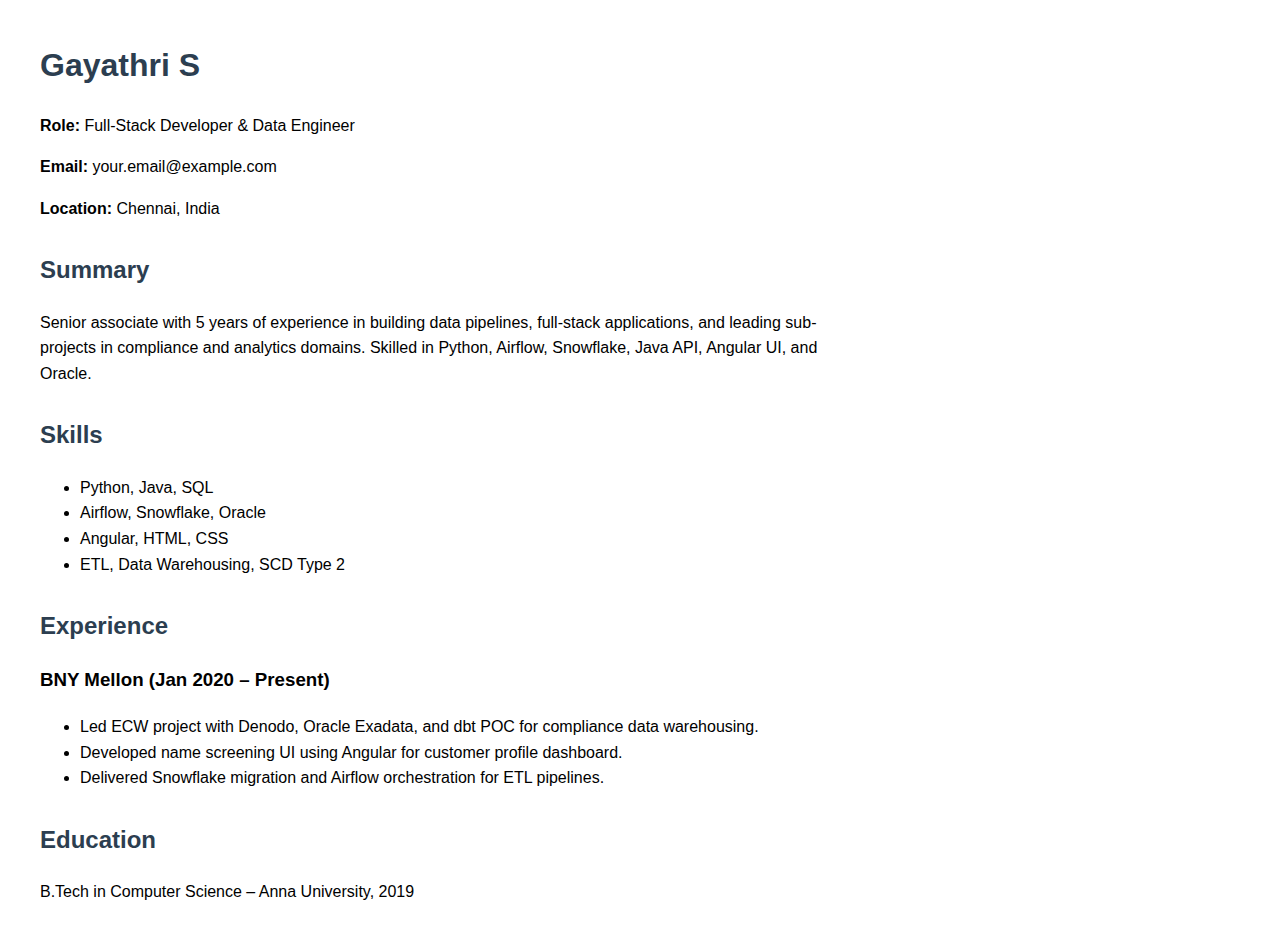
<file: index.html>
<!DOCTYPE html>
<html lang="en">
<head>
  <meta charset="UTF-8" />
  <meta name="viewport" content="width=device-width, initial-scale=1.0"/>
  <title>Gayathri S – Resume</title>
  <style>
    body { font-family: Arial, sans-serif; margin: 40px; line-height: 1.6; max-width: 800px; }
    h1, h2 { color: #2c3e50; }
    .section { margin-top: 30px; }
  </style>
</head>
<body>
  <h1>Gayathri S</h1>
  <p><strong>Role:</strong> Full-Stack Developer & Data Engineer</p>
  <p><strong>Email:</strong> your.email@example.com</p>
  <p><strong>Location:</strong> Chennai, India</p>

  <div class="section">
    <h2>Summary</h2>
    <p>Senior associate with 5 years of experience in building data pipelines, full-stack applications, and leading sub-projects in compliance and analytics domains. Skilled in Python, Airflow, Snowflake, Java API, Angular UI, and Oracle.</p>
  </div>

  <div class="section">
    <h2>Skills</h2>
    <ul>
      <li>Python, Java, SQL</li>
      <li>Airflow, Snowflake, Oracle</li>
      <li>Angular, HTML, CSS</li>
      <li>ETL, Data Warehousing, SCD Type 2</li>
    </ul>
  </div>

  <div class="section">
    <h2>Experience</h2>
    <h3>BNY Mellon (Jan 2020 – Present)</h3>
    <ul>
      <li>Led ECW project with Denodo, Oracle Exadata, and dbt POC for compliance data warehousing.</li>
      <li>Developed name screening UI using Angular for customer profile dashboard.</li>
      <li>Delivered Snowflake migration and Airflow orchestration for ETL pipelines.</li>
    </ul>
  </div>

  <div class="section">
    <h2>Education</h2>
    <p>B.Tech in Computer Science – Anna University, 2019</p>
  </div>
</body>
</html>
</file>
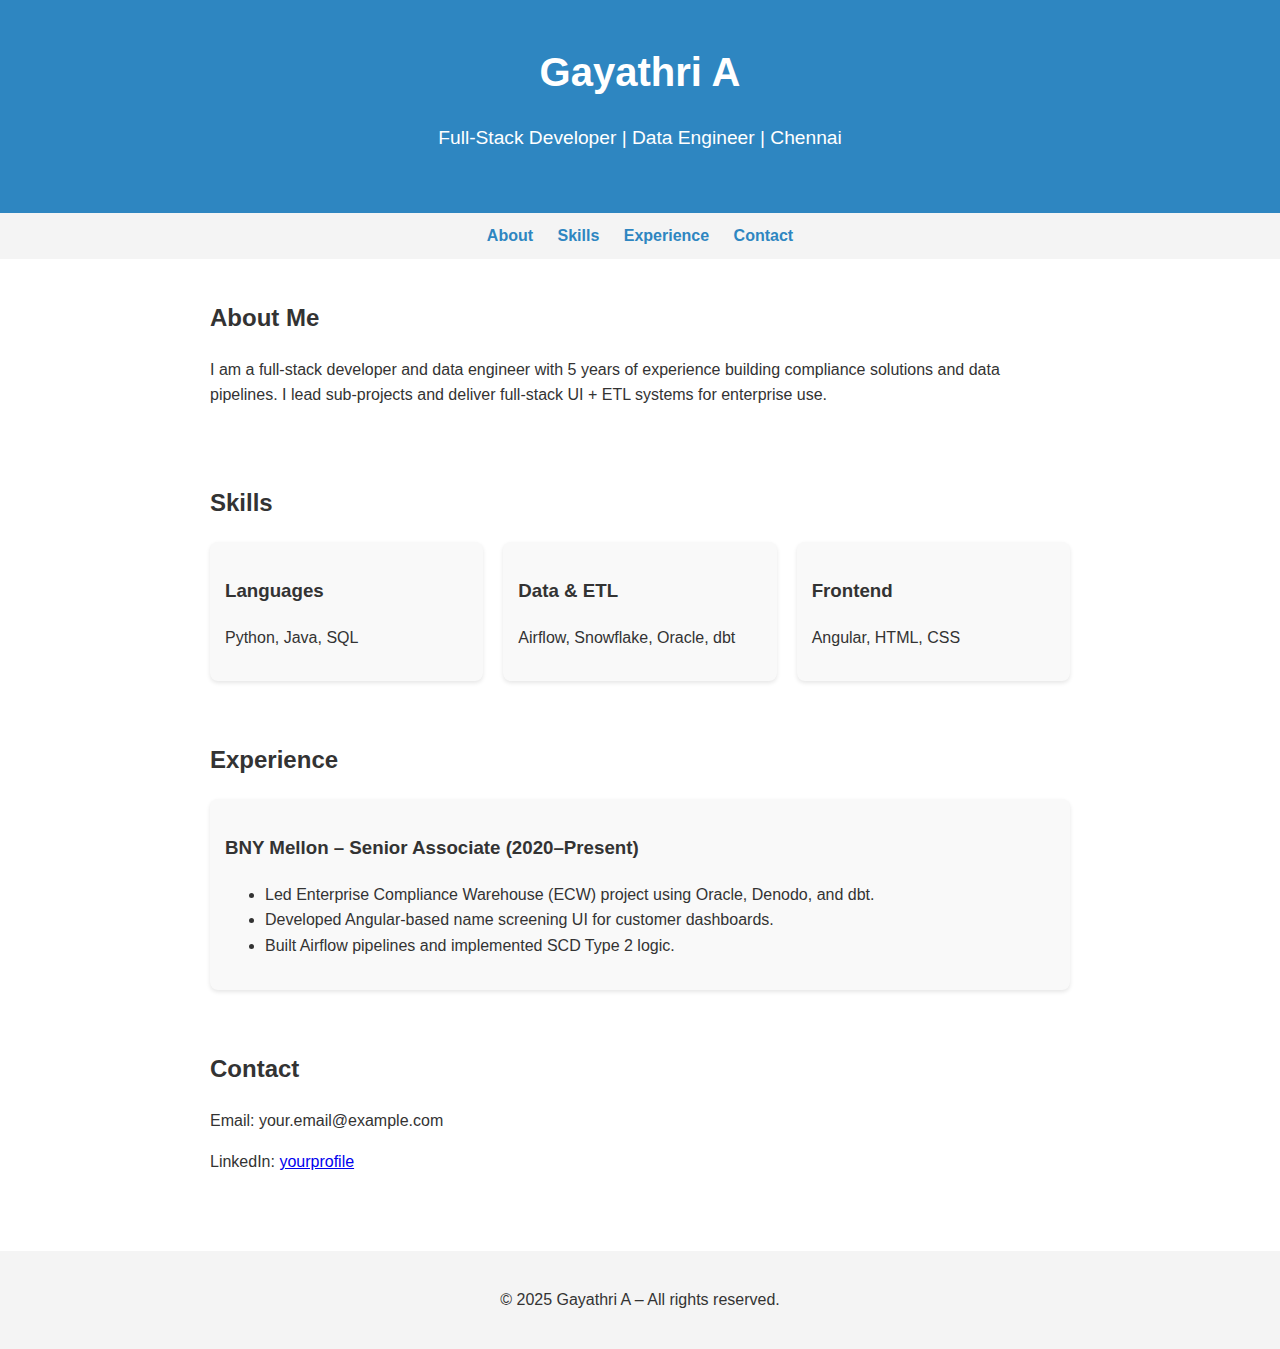
<file: trial2/index.html>
<!DOCTYPE html>
<html lang="en">
<head>
  <meta charset="UTF-8" />
  <meta name="viewport" content="width=device-width, initial-scale=1.0"/>
  <title>Gayathri A – Resume</title>
  <style>
    * { box-sizing: border-box; }
    body {
      font-family: Arial, sans-serif;
      margin: 0;
      padding: 0;
      color: #333;
      line-height: 1.6;
    }

    header {
      background: #2e86c1;
      color: white;
      padding: 40px 20px;
      text-align: center;
    }

    header h1 {
      margin: 0;
      font-size: 2.5rem;
    }

    header p {
      font-size: 1.2rem;
    }

    nav {
      background: #f4f4f4;
      padding: 10px;
      text-align: center;
    }

    nav a {
      margin: 0 10px;
      color: #2e86c1;
      text-decoration: none;
      font-weight: bold;
    }

    section {
      padding: 20px;
      max-width: 900px;
      margin: auto;
    }

    .row {
      display: flex;
      flex-wrap: wrap;
      gap: 20px;
    }

    .card {
      flex: 1;
      min-width: 250px;
      background: #f9f9f9;
      padding: 15px;
      border-radius: 8px;
      box-shadow: 0 2px 4px rgba(0,0,0,0.1);
    }

    footer {
      background: #f4f4f4;
      text-align: center;
      padding: 20px;
      margin-top: 40px;
    }

    @media (max-width: 600px) {
      header h1 { font-size: 1.8rem; }
      header p { font-size: 1rem; }
      nav a { display: block; margin: 8px 0; }
    }
  </style>
</head>
<body>

  <header>
    <h1>Gayathri A</h1>
    <p>Full‑Stack Developer | Data Engineer | Chennai</p>
  </header>

  <nav>
    <a href="#about">About</a>
    <a href="#skills">Skills</a>
    <a href="#experience">Experience</a>
    <a href="#contact">Contact</a>
  </nav>

  <section id="about">
    <h2>About Me</h2>
    <p>I am a full-stack developer and data engineer with 5 years of experience building compliance solutions and data pipelines. I lead sub-projects and deliver full-stack UI + ETL systems for enterprise use.</p>
  </section>

  <section id="skills">
    <h2>Skills</h2>
    <div class="row">
      <div class="card"><h3>Languages</h3><p>Python, Java, SQL</p></div>
      <div class="card"><h3>Data & ETL</h3><p>Airflow, Snowflake, Oracle, dbt</p></div>
      <div class="card"><h3>Frontend</h3><p>Angular, HTML, CSS</p></div>
    </div>
  </section>

  <section id="experience">
    <h2>Experience</h2>
    <div class="card">
      <h3>BNY Mellon – Senior Associate (2020–Present)</h3>
      <ul>
        <li>Led Enterprise Compliance Warehouse (ECW) project using Oracle, Denodo, and dbt.</li>
        <li>Developed Angular-based name screening UI for customer dashboards.</li>
        <li>Built Airflow pipelines and implemented SCD Type 2 logic.</li>
      </ul>
    </div>
  </section>

  <section id="contact">
    <h2>Contact</h2>
    <p>Email: your.email@example.com</p>
    <p>LinkedIn: <a href="https://linkedin.com/in/yourprofile" target="_blank">yourprofile</a></p>
  </section>

  <footer>
    <p>&copy; 2025 Gayathri A – All rights reserved.</p>
  </footer>

</body>
</html>
</file>
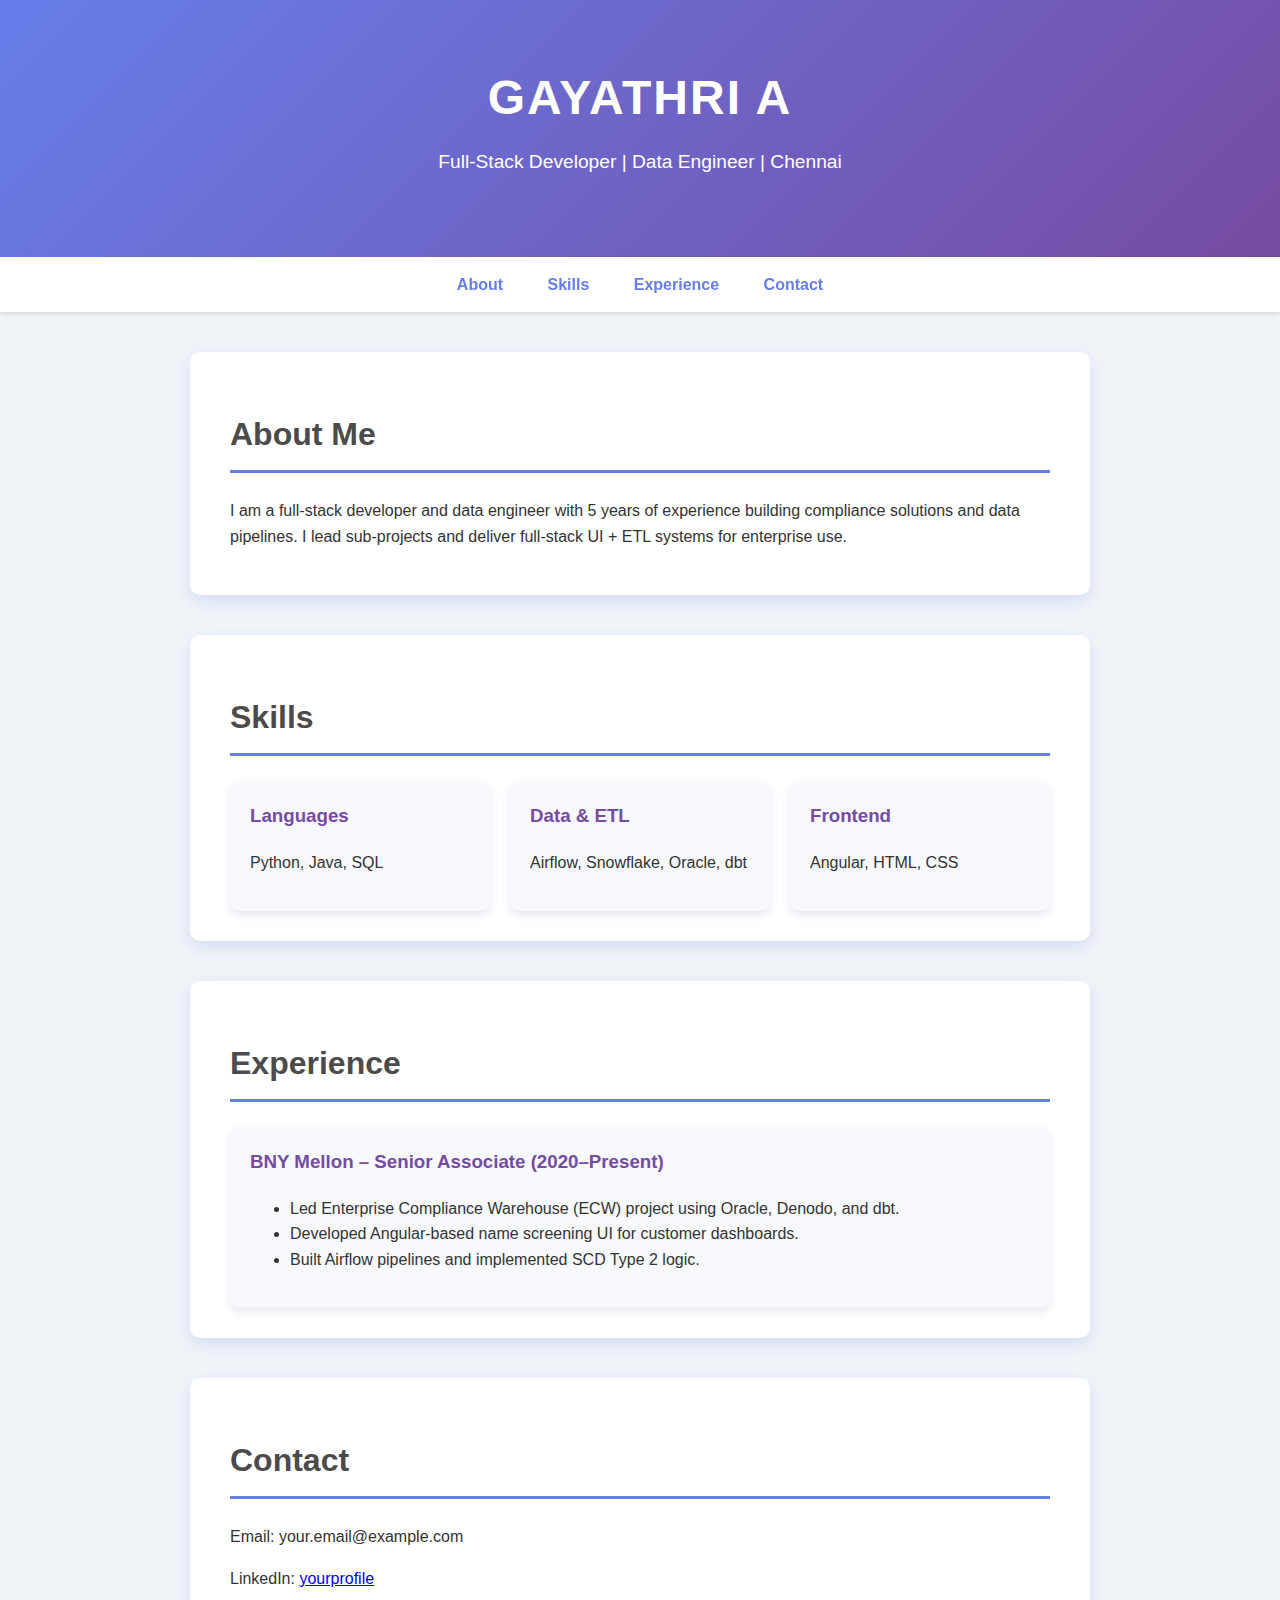
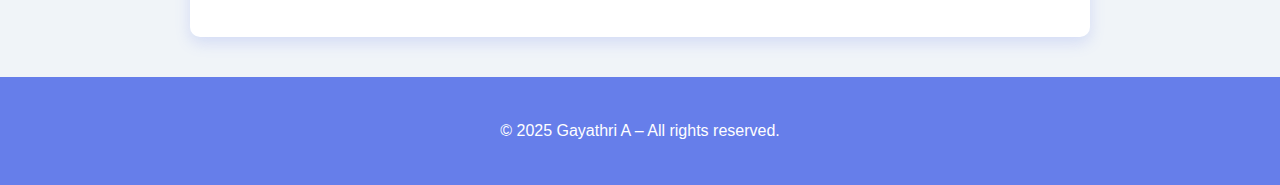
<file: trial3/index.html>
<!DOCTYPE html>
<html lang="en">
<head>
  <meta charset="UTF-8" />
  <meta name="viewport" content="width=device-width, initial-scale=1.0"/>
  <title>Gayathri A – Resume</title>
  <link rel="stylesheet" href="styles.css" />
</head>
<body>
  <header>
    <h1>Gayathri A</h1>
    <p>Full‑Stack Developer | Data Engineer | Chennai</p>
  </header>

  <nav>
    <a href="#about">About</a>
    <a href="#skills">Skills</a>
    <a href="#experience">Experience</a>
    <a href="#contact">Contact</a>
  </nav>

  <section id="about">
    <h2>About Me</h2>
    <p>I am a full-stack developer and data engineer with 5 years of experience building compliance solutions and data pipelines. I lead sub-projects and deliver full-stack UI + ETL systems for enterprise use.</p>
  </section>

  <section id="skills">
    <h2>Skills</h2>
    <div class="row">
      <div class="card"><h3>Languages</h3><p>Python, Java, SQL</p></div>
      <div class="card"><h3>Data & ETL</h3><p>Airflow, Snowflake, Oracle, dbt</p></div>
      <div class="card"><h3>Frontend</h3><p>Angular, HTML, CSS</p></div>
    </div>
  </section>

  <section id="experience">
    <h2>Experience</h2>
    <div class="card">
      <h3>BNY Mellon – Senior Associate (2020–Present)</h3>
      <ul>
        <li>Led Enterprise Compliance Warehouse (ECW) project using Oracle, Denodo, and dbt.</li>
        <li>Developed Angular-based name screening UI for customer dashboards.</li>
        <li>Built Airflow pipelines and implemented SCD Type 2 logic.</li>
      </ul>
    </div>
  </section>

  <section id="contact">
    <h2>Contact</h2>
    <p>Email: your.email@example.com</p>
    <p>LinkedIn: <a href="https://linkedin.com/in/yourprofile" target="_blank">yourprofile</a></p>
  </section>

  <footer>
    <p>&copy; 2025 Gayathri A – All rights reserved.</p>
  </footer>
</body>
</html>
</file>
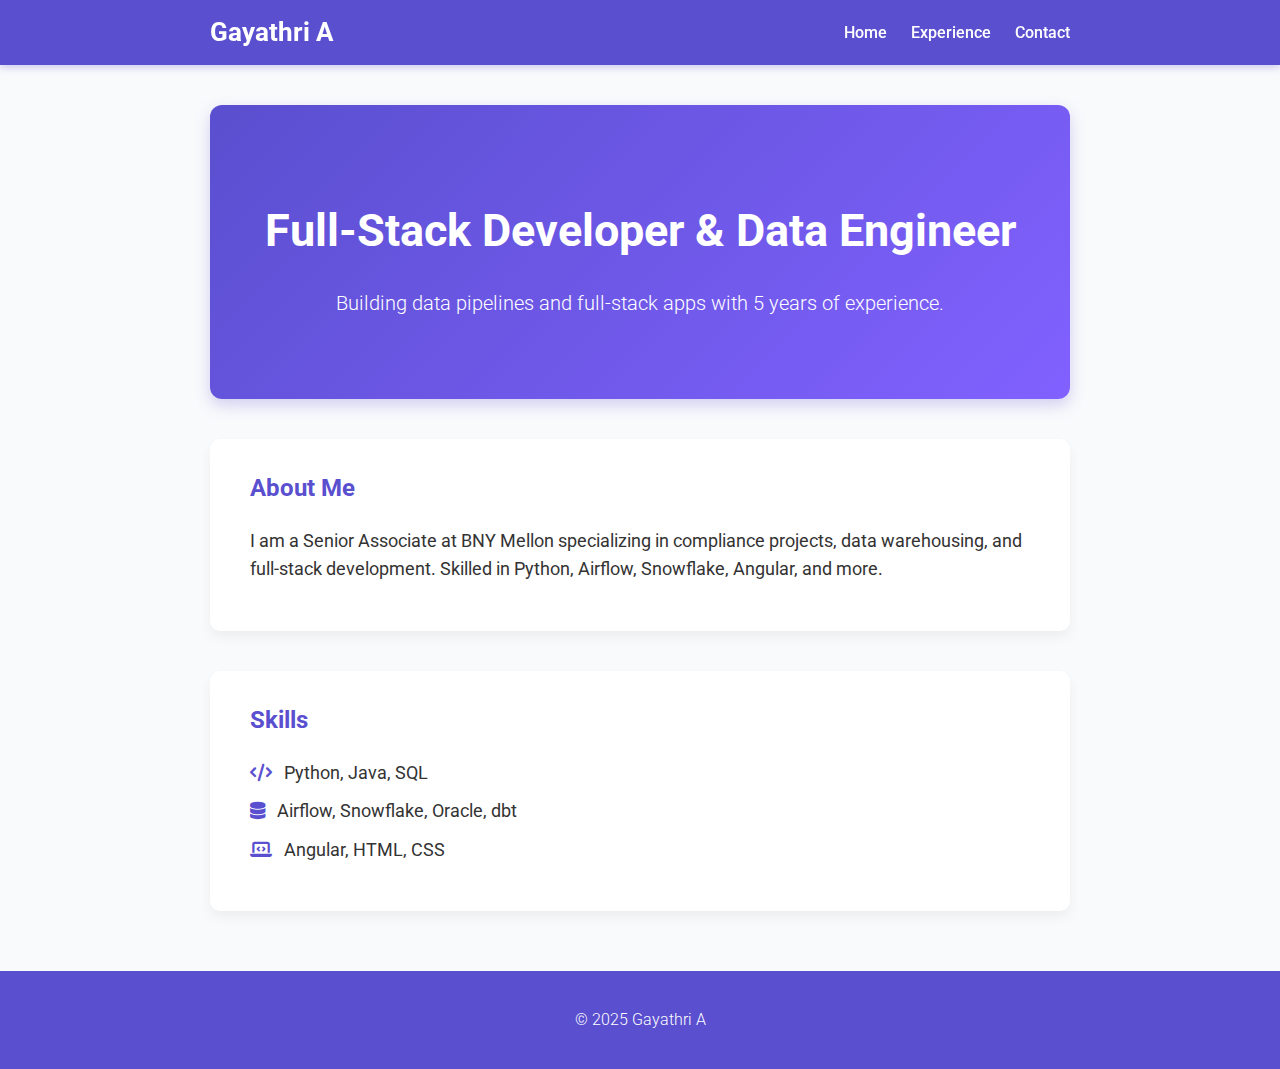
<file: trial4/index.html>
<!DOCTYPE html>
<html lang="en">
<head>
  <meta charset="UTF-8" />
  <meta name="viewport" content="width=device-width, initial-scale=1" />
  <title>Gayathri A – Home</title>
  <link rel="stylesheet" href="styles.css" />
  <!-- Google Fonts -->
  <link href="https://fonts.googleapis.com/css2?family=Roboto:wght@400;700&display=swap" rel="stylesheet" />
  <!-- Font Awesome -->
  <link rel="stylesheet" href="https://cdnjs.cloudflare.com/ajax/libs/font-awesome/6.5.0/css/all.min.css" />
</head>
<body>

  <header>
    <nav>
      <a href="index.html" class="nav-logo">Gayathri A</a>
      <div class="nav-links">
        <a href="index.html">Home</a>
        <a href="experience.html">Experience</a>
        <a href="contact.html">Contact</a>
      </div>
    </nav>
  </header>

  <main>
    <section class="hero">
      <h1>Full-Stack Developer & Data Engineer</h1>
      <p>Building data pipelines and full-stack apps with 5 years of experience.</p>
    </section>

    <section id="about" class="content-section">
      <h2>About Me</h2>
      <p>I am a Senior Associate at BNY Mellon specializing in compliance projects, data warehousing, and full-stack development. Skilled in Python, Airflow, Snowflake, Angular, and more.</p>
    </section>

    <section id="skills" class="content-section">
      <h2>Skills</h2>
      <ul class="skills-list">
        <li><i class="fas fa-code"></i> Python, Java, SQL</li>
        <li><i class="fas fa-database"></i> Airflow, Snowflake, Oracle, dbt</li>
        <li><i class="fas fa-laptop-code"></i> Angular, HTML, CSS</li>
      </ul>
    </section>
  </main>

  <footer>
    <p>&copy; 2025 Gayathri A</p>
  </footer>

  <script src="scripts.js"></script>
</body>
</html>
</file>
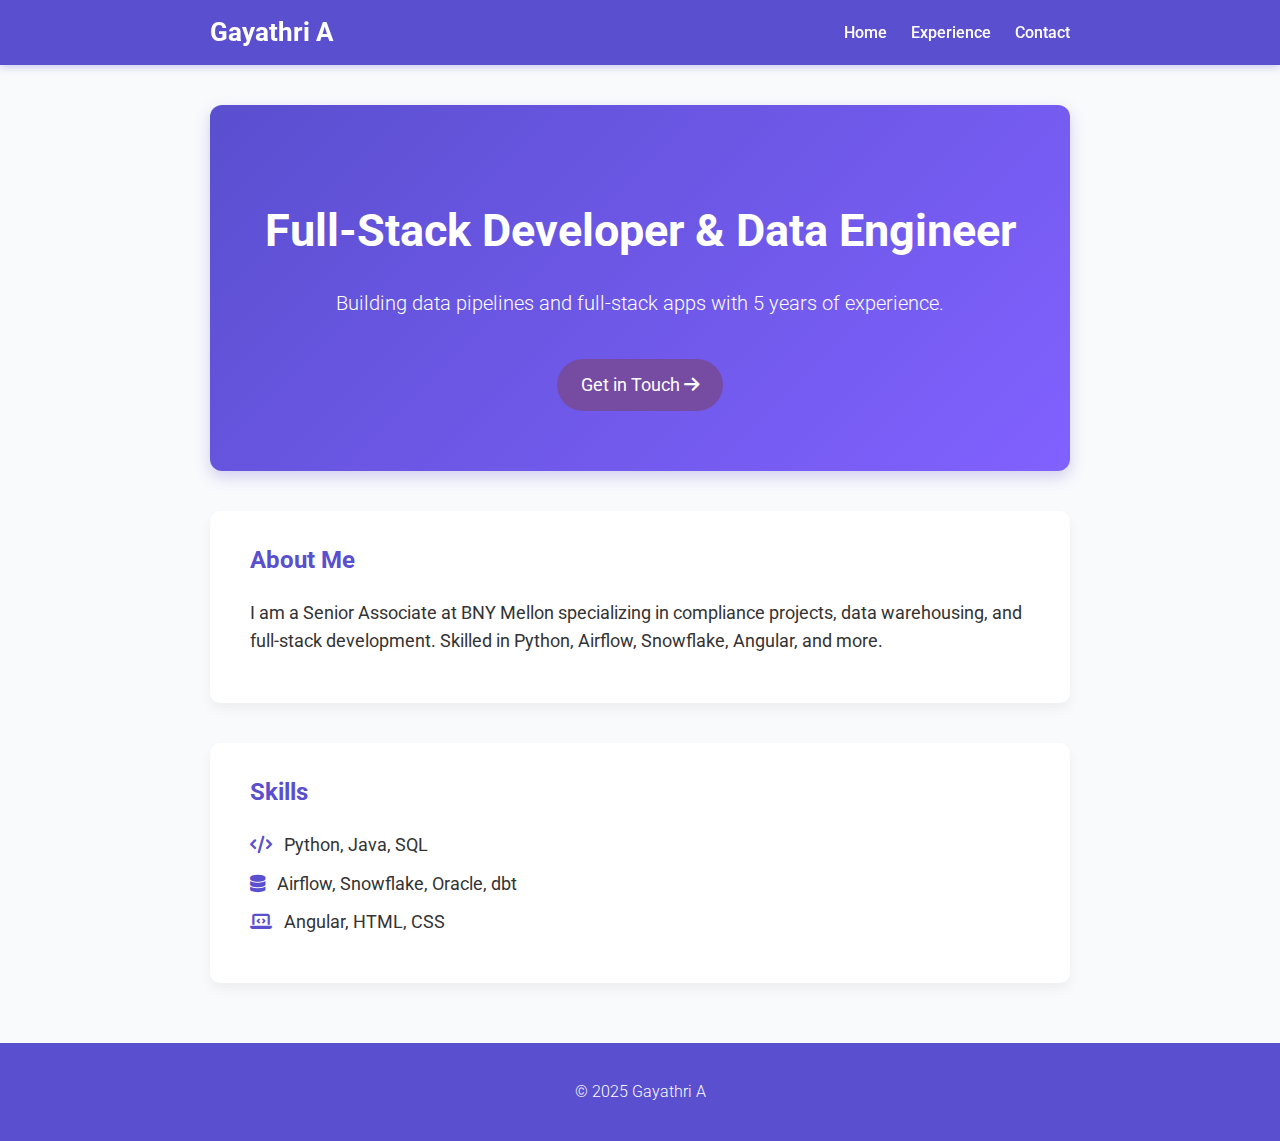
<file: trial5/index.html>
<!DOCTYPE html>
<html lang="en">
<head>
  <meta charset="UTF-8" />
  <meta name="viewport" content="width=device-width, initial-scale=1" />
  <title>Gayathri A – Home</title>
  <link rel="stylesheet" href="styles.css" />
  <!-- Google Fonts -->
  <link href="https://fonts.googleapis.com/css2?family=Roboto:wght@400;700&display=swap" rel="stylesheet" />
  <!-- Font Awesome -->
  <link rel="stylesheet" href="https://cdnjs.cloudflare.com/ajax/libs/font-awesome/6.5.0/css/all.min.css" />
</head>
<body>

  <header>
    <nav>
      <a href="index.html" class="nav-logo">Gayathri A</a>
      <div class="nav-links">
        <a href="index.html">Home</a>
        <a href="experience.html">Experience</a>
        <a href="contact.html">Contact</a>
      </div>
    </nav>
  </header>

  <main>
    <section class="hero">
      <h1>Full-Stack Developer & Data Engineer</h1>
      <p>Building data pipelines and full-stack apps with 5 years of experience.</p>
      <a href="contact.html" class="btn-primary">Get in Touch <i class="fas fa-arrow-right"></i></a>
    </section>

    <section id="about" class="content-section">
      <h2>About Me</h2>
      <p>I am a Senior Associate at BNY Mellon specializing in compliance projects, data warehousing, and full-stack development. Skilled in Python, Airflow, Snowflake, Angular, and more.</p>
    </section>

    <section id="skills" class="content-section">
      <h2>Skills</h2>
      <ul class="skills-list">
        <li><i class="fas fa-code"></i> Python, Java, SQL</li>
        <li><i class="fas fa-database"></i> Airflow, Snowflake, Oracle, dbt</li>
        <li><i class="fas fa-laptop-code"></i> Angular, HTML, CSS</li>
      </ul>
    </section>
  </main>

  <footer>
    <p>&copy; 2025 Gayathri A</p>
  </footer>

  <script src="scripts.js"></script>
</body>
</html>
</file>
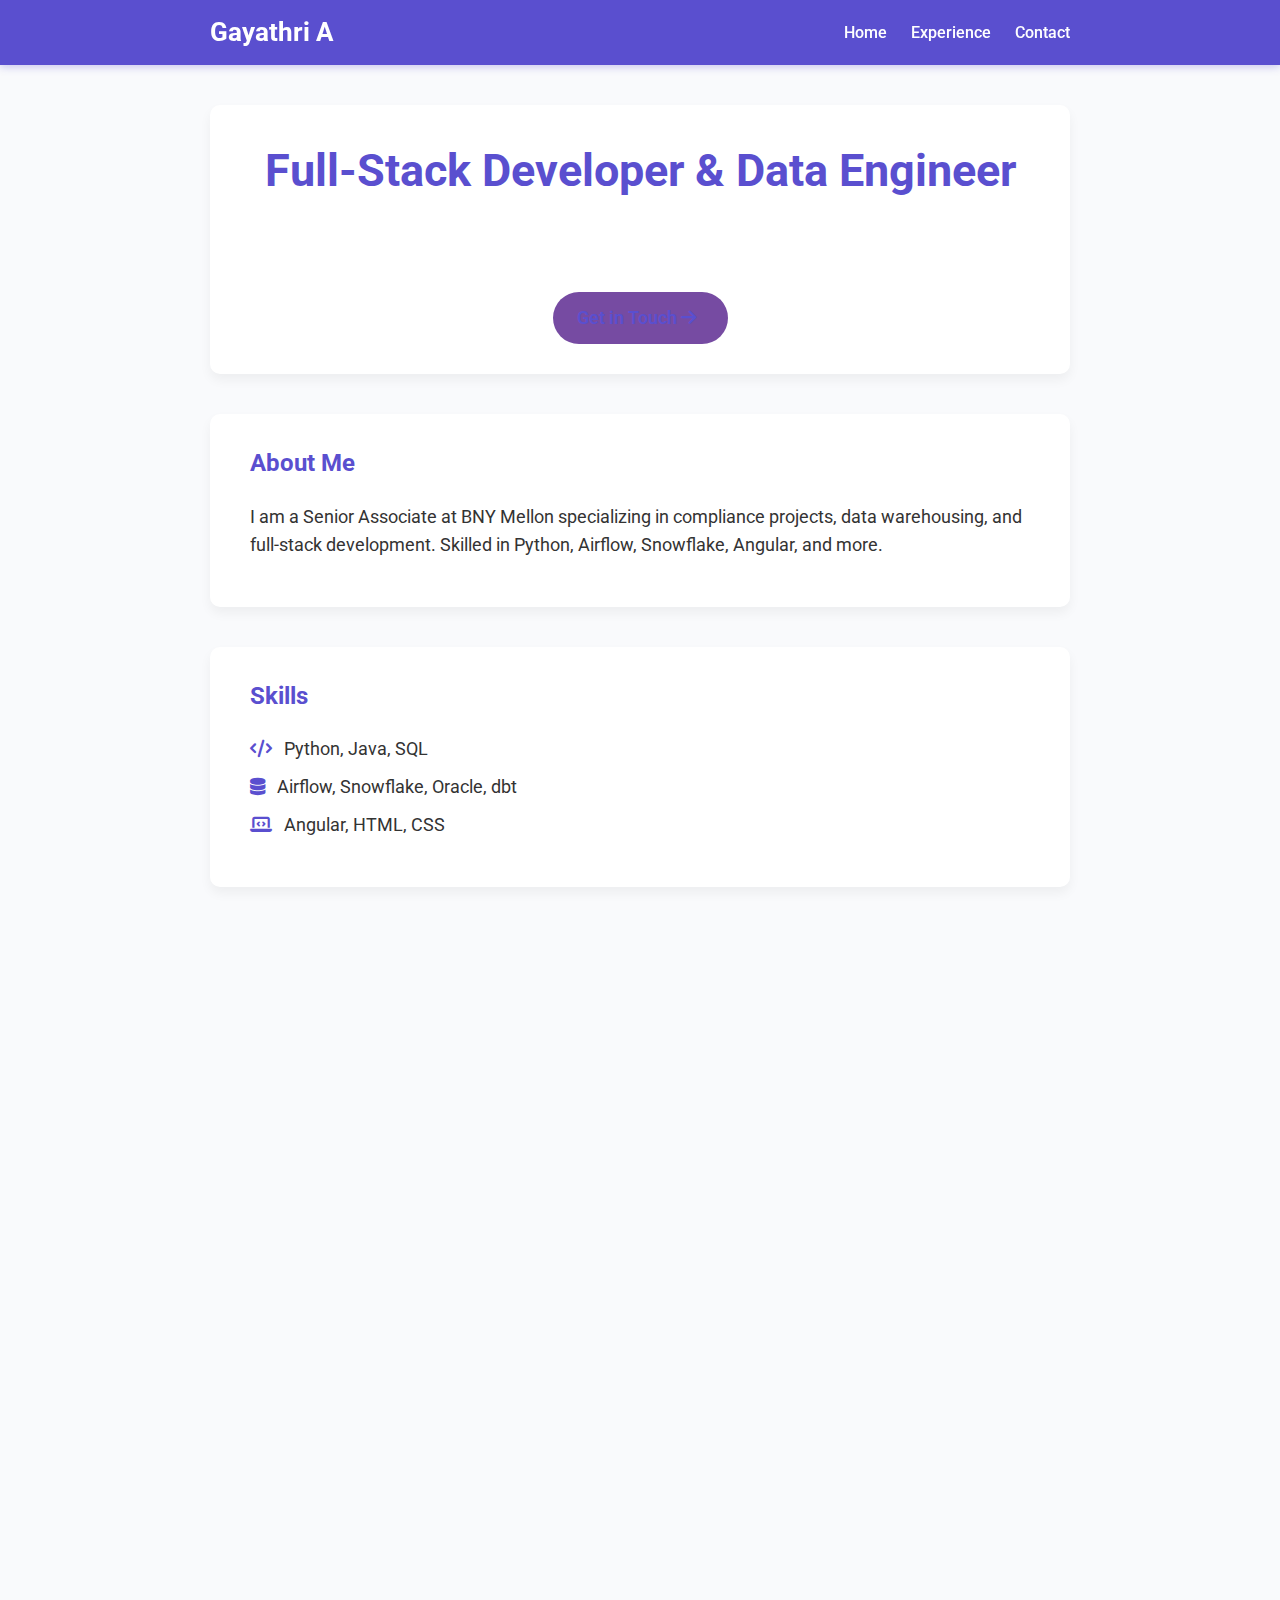
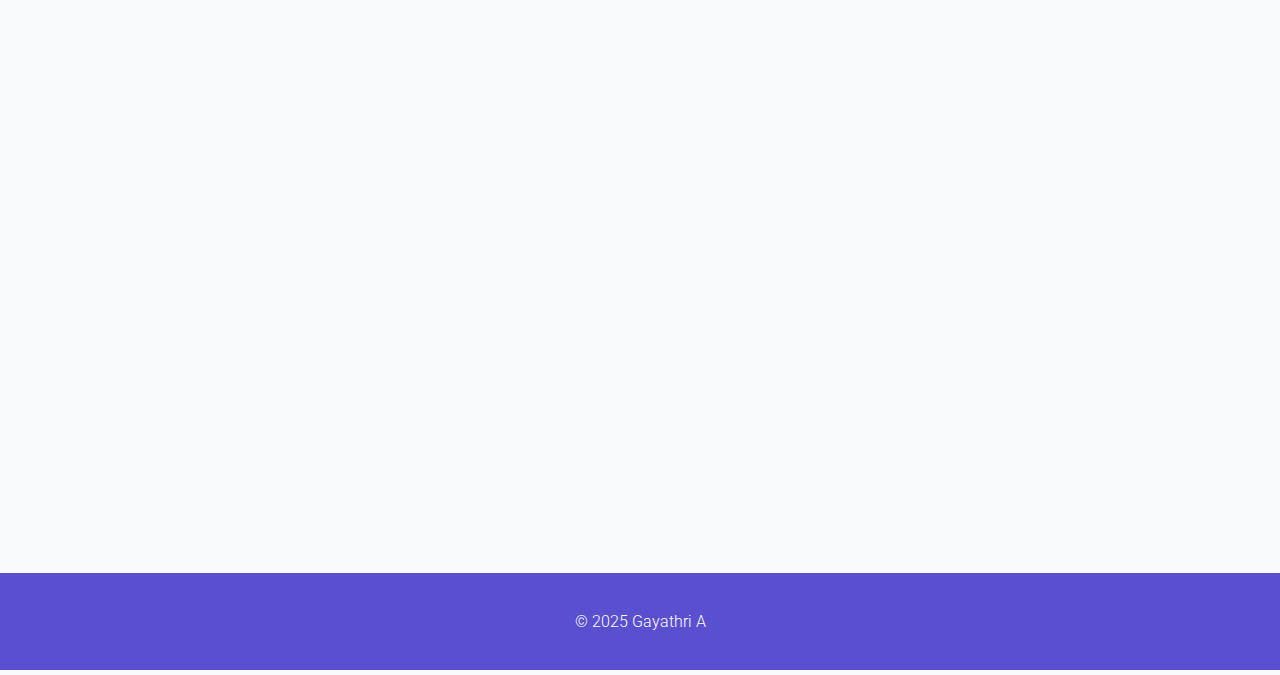
<file: trial6/index.html>
<!DOCTYPE html>
<html lang="en">
<head>
  <meta charset="UTF-8" />
  <meta name="viewport" content="width=device-width, initial-scale=1" />
  <title>Gayathri A – Resume</title>
  <link rel="stylesheet" href="styles.css" />
  <!-- Google Fonts -->
  <link href="https://fonts.googleapis.com/css2?family=Roboto:wght@400;700&display=swap" rel="stylesheet" />
  <!-- Font Awesome -->
  <link rel="stylesheet" href="https://cdnjs.cloudflare.com/ajax/libs/font-awesome/6.5.0/css/all.min.css" />
</head>
<body>

  <header>
    <nav>
      <a href="#hero" class="nav-logo">Gayathri A</a>
      <div class="nav-links">
        <a href="#hero">Home</a>
        <a href="#experience">Experience</a>
        <a href="#contact">Contact</a>
      </div>
    </nav>
  </header>

  <main>

    <section id="hero" class="hero content-section">
      <h1>Full-Stack Developer & Data Engineer</h1>
      <p>Building data pipelines and full-stack apps with 5 years of experience.</p>
      <a href="#contact" class="btn-primary">Get in Touch <i class="fas fa-arrow-right"></i></a>
    </section>

    <section id="about" class="content-section">
      <h2>About Me</h2>
      <p>I am a Senior Associate at BNY Mellon specializing in compliance projects, data warehousing, and full-stack development. Skilled in Python, Airflow, Snowflake, Angular, and more.</p>
    </section>

    <section id="skills" class="content-section">
      <h2>Skills</h2>
      <ul class="skills-list">
        <li><i class="fas fa-code"></i> Python, Java, SQL</li>
        <li><i class="fas fa-database"></i> Airflow, Snowflake, Oracle, dbt</li>
        <li><i class="fas fa-laptop-code"></i> Angular, HTML, CSS</li>
      </ul>
    </section>

    <section id="experience" class="content-section">
      <h2>Experience</h2>
      <article class="experience-item">
        <h3>Senior Associate – BNY Mellon (2020–Present)</h3>
        <ul>
          <li>Led ECW compliance project using Oracle, Denodo, dbt, and Airflow.</li>
          <li>Built Angular-based name screening UI for customer profile dashboard.</li>
          <li>Developed Snowflake migration and data pipelines with SCD Type 2 implementation.</li>
          <li>Presented to senior management and delivered high-impact dashboards.</li>
          <li>Managed and mentored junior developers and interns.</li>
        </ul>
      </article>
    </section>

    <section id="contact" class="content-section">
      <h2>Contact Me</h2>
      <p><i class="fas fa-envelope"></i> Email: your.email@example.com</p>
      <p><i class="fab fa-linkedin"></i> LinkedIn: <a href="https://linkedin.com/in/yourprofile" target="_blank">yourprofile</a></p>
      <p><i class="fas fa-phone"></i> Phone: +91 98765 43210</p>
      <form action="https://formspree.io/f/mwkajnay" method="POST" class="contact-form">
        <label for="name">Name:</label><br />
        <input type="text" id="name" name="name" required /><br />
        <label for="email">Email:</label><br />
        <input type="email" id="email" name="_replyto" required /><br />
        <label for="message">Message:</label><br />
        <textarea id="message" name="message" rows="5" required></textarea><br />
        <button type="submit" class="btn-primary">Send</button>
      </form>
    </section>

  </main>

  <footer>
    <p>&copy; 2025 Gayathri A</p>
  </footer>

  <script src="scripts.js"></script>
</body>
</html>
</file>
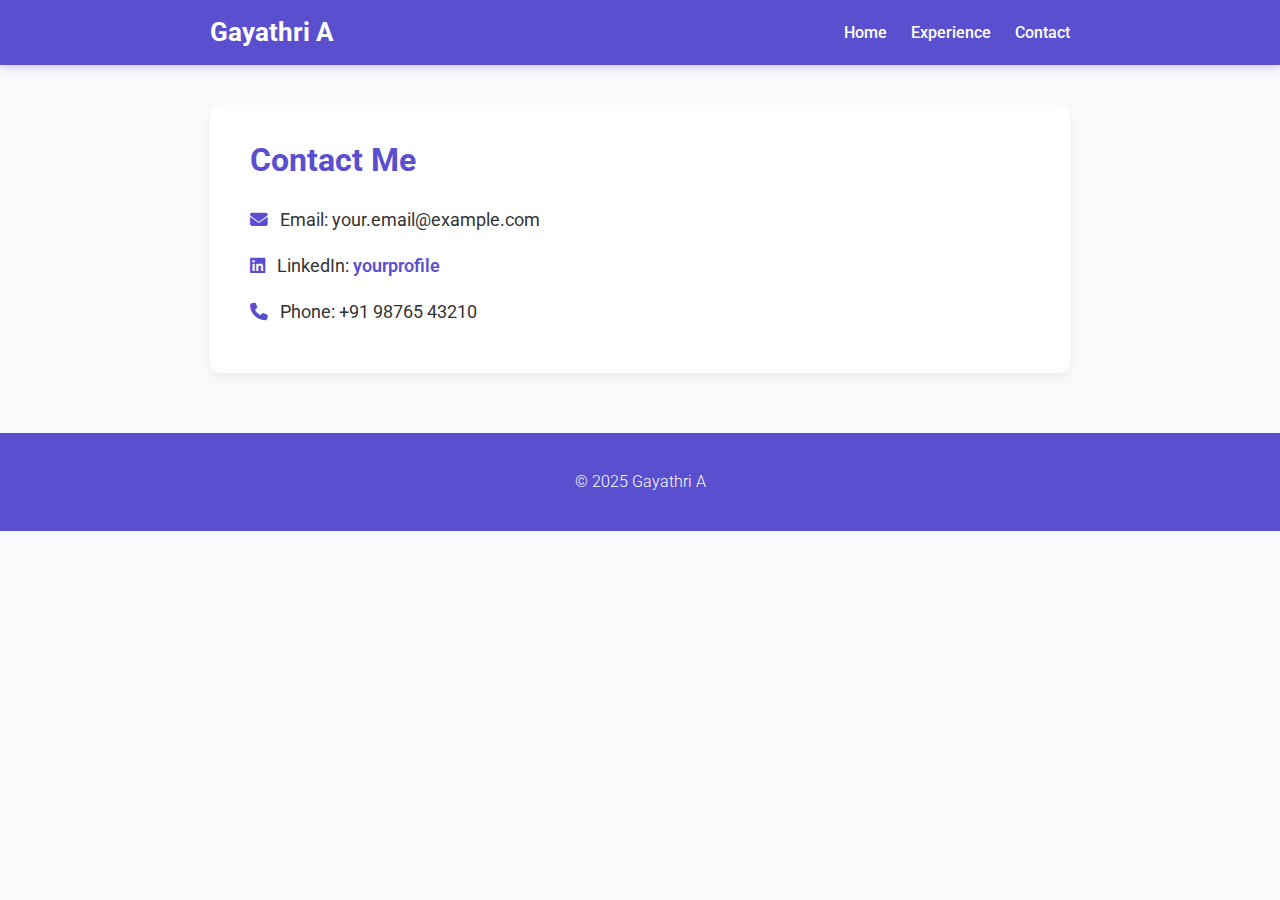
<file: trial4/contact.html>
<!DOCTYPE html>
<html lang="en">
<head>
  <meta charset="UTF-8" />
  <meta name="viewport" content="width=device-width, initial-scale=1" />
  <title>Gayathri A – Contact</title>
  <link rel="stylesheet" href="styles.css" />
  <link href="https://fonts.googleapis.com/css2?family=Roboto:wght@400;700&display=swap" rel="stylesheet" />
  <link rel="stylesheet" href="https://cdnjs.cloudflare.com/ajax/libs/font-awesome/6.5.0/css/all.min.css" />
</head>
<body>

  <header>
    <nav>
      <a href="index.html" class="nav-logo">Gayathri A</a>
      <div class="nav-links">
        <a href="index.html">Home</a>
        <a href="experience.html">Experience</a>
        <a href="contact.html">Contact</a>
      </div>
    </nav>
  </header>

  <main>
    <section class="content-section">
      <h1>Contact Me</h1>
      <p><i class="fas fa-envelope"></i> Email: your.email@example.com</p>
      <p><i class="fab fa-linkedin"></i> LinkedIn: <a href="https://linkedin.com/in/yourprofile" target="_blank">yourprofile</a></p>
      <p><i class="fas fa-phone"></i> Phone: +91 98765 43210</p>
    </section>
  </main>

  <footer>
    <p>&copy; 2025 Gayathri A</p>
  </footer>

  <script src="scripts.js"></script>
</body>
</html>
</file>
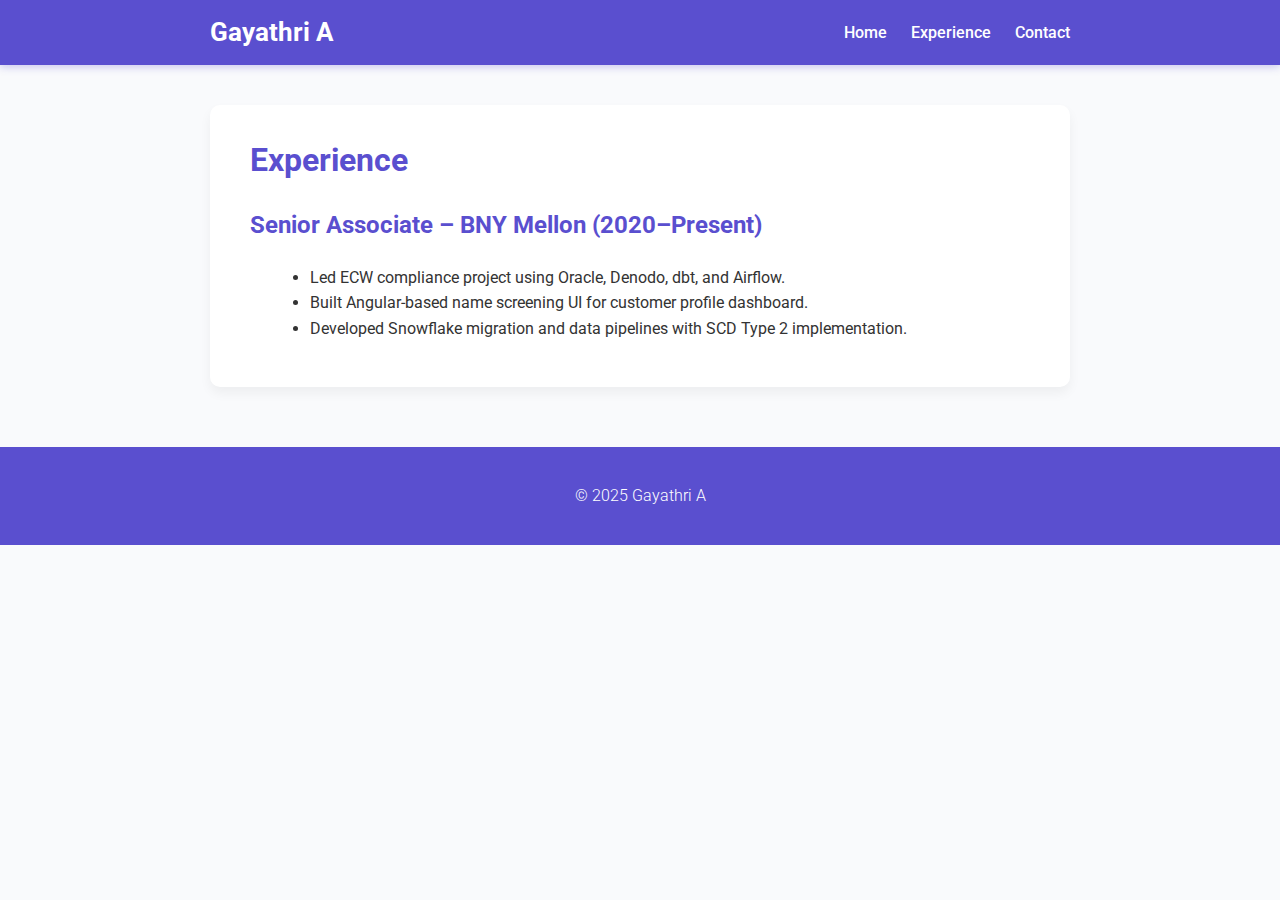
<file: trial4/experience.html>
<!DOCTYPE html>
<html lang="en">
<head>
  <meta charset="UTF-8" />
  <meta name="viewport" content="width=device-width, initial-scale=1" />
  <title>Gayathri A – Experience</title>
  <link rel="stylesheet" href="styles.css" />
  <link href="https://fonts.googleapis.com/css2?family=Roboto:wght@400;700&display=swap" rel="stylesheet" />
  <link rel="stylesheet" href="https://cdnjs.cloudflare.com/ajax/libs/font-awesome/6.5.0/css/all.min.css" />
</head>
<body>

  <header>
    <nav>
      <a href="index.html" class="nav-logo">Gayathri A</a>
      <div class="nav-links">
        <a href="index.html">Home</a>
        <a href="experience.html">Experience</a>
        <a href="contact.html">Contact</a>
      </div>
    </nav>
  </header>

  <main>
    <section class="content-section">
      <h1>Experience</h1>
      <article class="experience-item">
        <h2>Senior Associate – BNY Mellon (2020–Present)</h2>
        <ul>
          <li>Led ECW compliance project using Oracle, Denodo, dbt, and Airflow.</li>
          <li>Built Angular-based name screening UI for customer profile dashboard.</li>
          <li>Developed Snowflake migration and data pipelines with SCD Type 2 implementation.</li>
        </ul>
      </article>
    </section>
  </main>

  <footer>
    <p>&copy; 2025 Gayathri A</p>
  </footer>

  <script src="scripts.js"></script>
</body>
</html>
</file>
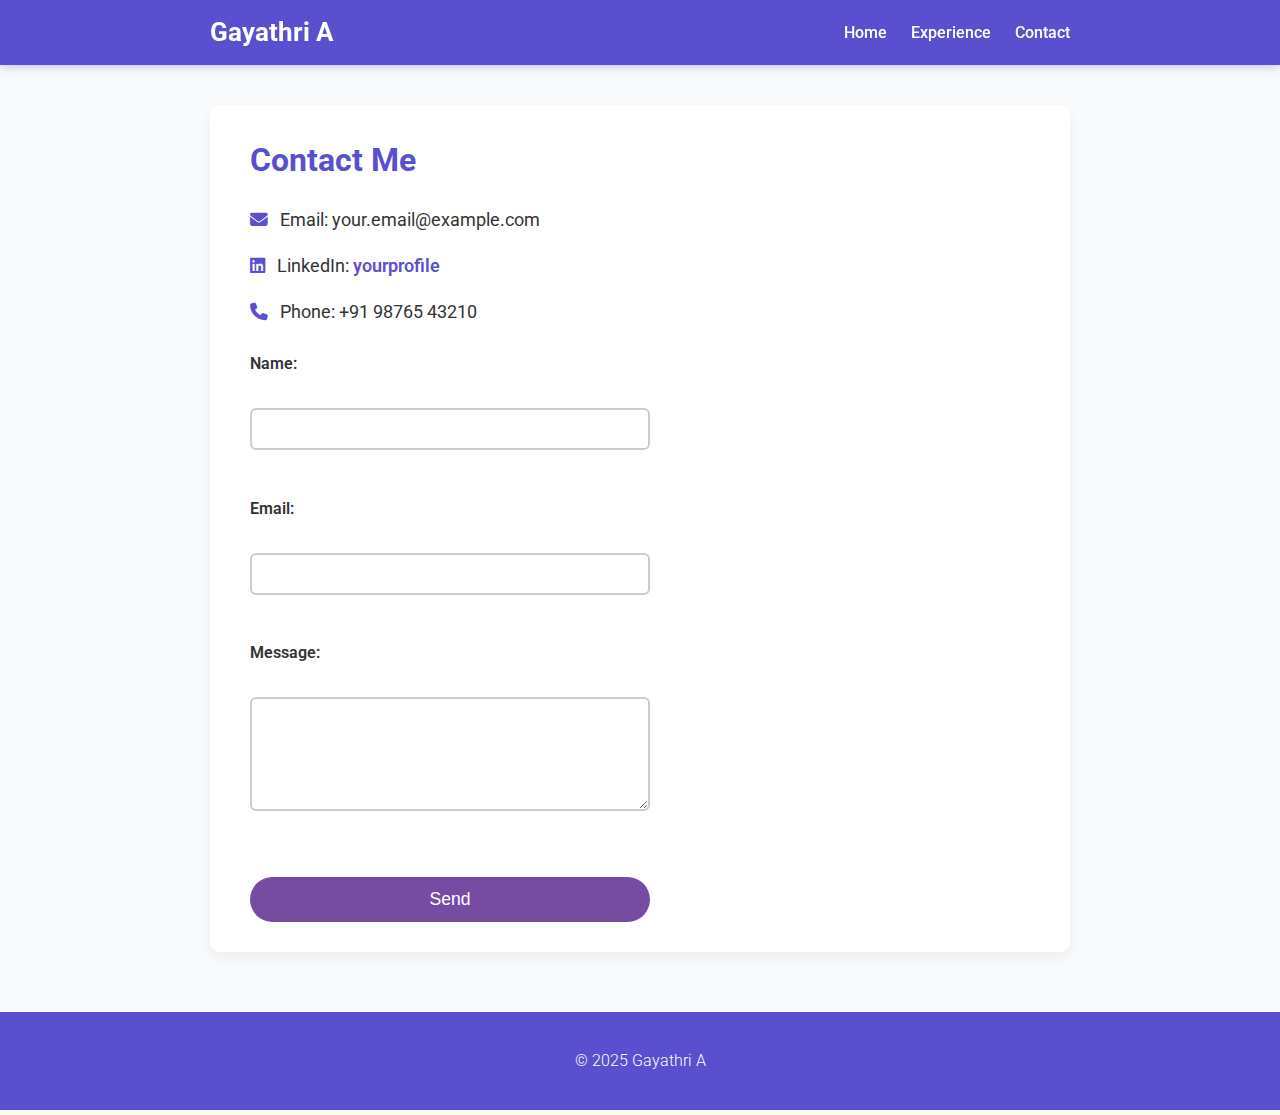
<file: trial5/contact.html>
<!DOCTYPE html>
<html lang="en">
<head>
  <meta charset="UTF-8" />
  <meta name="viewport" content="width=device-width, initial-scale=1" />
  <title>Gayathri A – Contact</title>
  <link rel="stylesheet" href="styles.css" />
  <link href="https://fonts.googleapis.com/css2?family=Roboto:wght@400;700&display=swap" rel="stylesheet" />
  <link rel="stylesheet" href="https://cdnjs.cloudflare.com/ajax/libs/font-awesome/6.5.0/css/all.min.css" />
</head>
<body>

  <header>
    <nav>
      <a href="index.html" class="nav-logo">Gayathri A</a>
      <div class="nav-links">
        <a href="index.html">Home</a>
        <a href="experience.html">Experience</a>
        <a href="contact.html">Contact</a>
      </div>
    </nav>
  </header>

  <main>
    <section class="content-section">
      <h1>Contact Me</h1>
      <p><i class="fas fa-envelope"></i> Email: your.email@example.com</p>
      <p><i class="fab fa-linkedin"></i> LinkedIn: <a href="https://linkedin.com/in/yourprofile" target="_blank">yourprofile</a></p>
      <p><i class="fas fa-phone"></i> Phone: +91 98765 43210</p>
      <form action="https://formspree.io/f/mwkajnay" method="POST" class="contact-form">
        <label for="name">Name:</label><br />
        <input type="text" id="name" name="name" required /><br />
        <label for="email">Email:</label><br />
        <input type="email" id="email" name="_replyto" required /><br />
        <label for="message">Message:</label><br />
        <textarea id="message" name="message" rows="5" required></textarea><br />
        <button type="submit" class="btn-primary">Send</button>
      </form>
    </section>
  </main>

  <footer>
    <p>&copy; 2025 Gayathri A</p>
  </footer>

  <script src="scripts.js"></script>
</body>
</html>
</file>
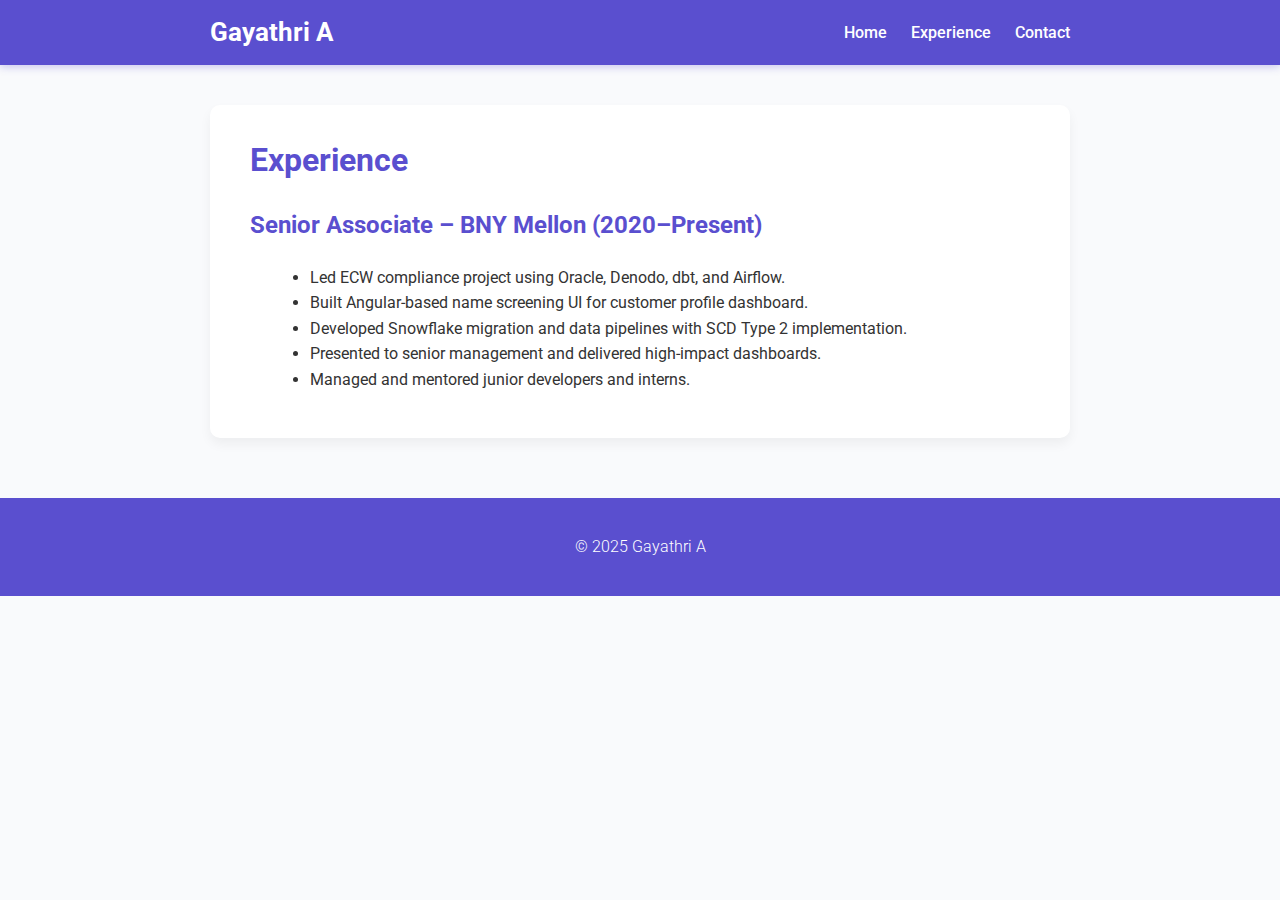
<file: trial5/experience.html>
<!DOCTYPE html>
<html lang="en">
<head>
  <meta charset="UTF-8" />
  <meta name="viewport" content="width=device-width, initial-scale=1" />
  <title>Gayathri A – Experience</title>
  <link rel="stylesheet" href="styles.css" />
  <link href="https://fonts.googleapis.com/css2?family=Roboto:wght@400;700&display=swap" rel="stylesheet" />
  <link rel="stylesheet" href="https://cdnjs.cloudflare.com/ajax/libs/font-awesome/6.5.0/css/all.min.css" />
</head>
<body>

  <header>
    <nav>
      <a href="index.html" class="nav-logo">Gayathri A</a>
      <div class="nav-links">
        <a href="index.html">Home</a>
        <a href="experience.html">Experience</a>
        <a href="contact.html">Contact</a>
      </div>
    </nav>
  </header>

  <main>
    <section class="content-section">
      <h1>Experience</h1>
      <article class="experience-item">
        <h2>Senior Associate – BNY Mellon (2020–Present)</h2>
        <ul>
          <li>Led ECW compliance project using Oracle, Denodo, dbt, and Airflow.</li>
          <li>Built Angular-based name screening UI for customer profile dashboard.</li>
          <li>Developed Snowflake migration and data pipelines with SCD Type 2 implementation.</li>
          <li>Presented to senior management and delivered high-impact dashboards.</li>
          <li>Managed and mentored junior developers and interns.</li>
        </ul>
      </article>
    </section>
  </main>

  <footer>
    <p>&copy; 2025 Gayathri A</p>
  </footer>

  <script src="scripts.js"></script>
</body>
</html>
</file>
<file: trial3/styles.css>
/* Reset and basics */
* {
  box-sizing: border-box;
}
body {
  font-family: 'Segoe UI', Tahoma, Geneva, Verdana, sans-serif;
  margin: 0;
  padding: 0;
  color: #333;
  line-height: 1.6;
  background: #f0f4f8;
}

/* Header */
header {
  background: linear-gradient(135deg, #667eea, #764ba2);
  color: white;
  padding: 60px 20px;
  text-align: center;
  box-shadow: 0 4px 6px rgba(0,0,0,0.1);
}
header h1 {
  margin: 0;
  font-size: 3rem;
  letter-spacing: 2px;
  text-transform: uppercase;
}
header p {
  margin-top: 10px;
  font-size: 1.2rem;
  font-weight: 300;
}

/* Navigation */
nav {
  background: white;
  padding: 15px 0;
  box-shadow: 0 2px 4px rgba(0,0,0,0.1);
  text-align: center;
  position: sticky;
  top: 0;
  z-index: 1000;
}
nav a {
  margin: 0 20px;
  color: #667eea;
  text-decoration: none;
  font-weight: 600;
  font-size: 1rem;
  transition: color 0.3s ease;
}
nav a:hover {
  color: #764ba2;
}

/* Section Styling */
section {
  max-width: 900px;
  margin: 40px auto;
  background: white;
  padding: 30px 40px;
  border-radius: 10px;
  box-shadow: 0 6px 15px rgba(102,126,234,0.2);
}
section h2 {
  border-bottom: 3px solid #667eea;
  padding-bottom: 10px;
  margin-bottom: 25px;
  font-size: 2rem;
  color: #4b4b4b;
}

/* Flex row for cards */
.row {
  display: flex;
  flex-wrap: wrap;
  gap: 20px;
}
.card {
  background: #f7f9fc;
  flex: 1;
  min-width: 250px;
  padding: 20px;
  border-radius: 10px;
  box-shadow: 0 4px 8px rgba(118,75,162,0.15);
  transition: transform 0.3s ease, box-shadow 0.3s ease;
}
.card:hover {
  transform: translateY(-5px);
  box-shadow: 0 10px 20px rgba(118,75,162,0.3);
}
.card h3 {
  margin-top: 0;
  color: #764ba2;
}

/* Footer */
footer {
  background: #667eea;
  color: white;
  text-align: center;
  padding: 25px 10px;
  font-weight: 300;
}

/* Responsive */
@media (max-width: 700px) {
  nav a {
    display: block;
    margin: 10px 0;
  }
  .row {
    flex-direction: column;
  }
}
</file>
<file: trial4/styles.css>
/* Reset and basics */
* {
  box-sizing: border-box;
}
body {
  font-family: 'Roboto', sans-serif;
  margin: 0;
  padding: 0;
  background: #f9fafc;
  color: #333;
  line-height: 1.6;
}

/* Navigation */
header {
  background: #5a4fcf;
  position: sticky;
  top: 0;
  z-index: 1000;
  box-shadow: 0 2px 8px rgba(90,79,207,0.3);
}
nav {
  max-width: 900px;
  margin: 0 auto;
  display: flex;
  justify-content: space-between;
  align-items: center;
  padding: 12px 20px;
}
.nav-logo {
  color: white;
  font-weight: 700;
  font-size: 1.6rem;
  text-decoration: none;
}
.nav-links a {
  color: white;
  margin-left: 20px;
  text-decoration: none;
  font-weight: 500;
  transition: color 0.3s ease;
}
.nav-links a:hover {
  color: #e0d7ff;
}

/* Main content */
main {
  max-width: 900px;
  margin: 40px auto;
  padding: 0 20px;
}

/* Hero section */
.hero {
  background: linear-gradient(135deg, #5a4fcf, #8161ff);
  color: white;
  padding: 60px 20px;
  border-radius: 12px;
  text-align: center;
  box-shadow: 0 6px 15px rgba(90,79,207,0.25);
}
.hero h1 {
  margin-bottom: 15px;
  font-size: 2.8rem;
}
.hero p {
  font-size: 1.25rem;
  font-weight: 300;
}

/* Content Sections */
.content-section {
  background: white;
  border-radius: 10px;
  padding: 30px 40px;
  margin-top: 40px;
  box-shadow: 0 6px 12px rgba(0, 0, 0, 0.05);
}
.content-section h2, .content-section h1 {
  margin-top: 0;
  margin-bottom: 20px;
  color: #5a4fcf;
}

/* Skills list */
.skills-list {
  list-style: none;
  padding: 0;
  font-size: 1.1rem;
}
.skills-list li {
  margin: 10px 0;
}
.skills-list i {
  margin-right: 8px;
  color: #8161ff;
}

/* Experience */
.experience-item ul {
  list-style: disc;
  margin-left: 20px;
}

/* Contact */
.content-section p {
  font-size: 1.1rem;
}
.content-section i {
  margin-right: 8px;
  color: #5a4fcf;
}
.content-section a {
  color: #5a4fcf;
  text-decoration: none;
  font-weight: 600;
}
.content-section a:hover {
  text-decoration: underline;
}

/* Footer */
footer {
  background: #5a4fcf;
  color: white;
  text-align: center;
  padding: 20px 10px;
  margin-top: 60px;
  font-weight: 300;
}

/* Responsive */
@media (max-width: 600px) {
  nav {
    flex-direction: column;
    align-items: flex-start;
  }
  .nav-links {
    margin-top: 10px;
    width: 100%;
    display: flex;
    justify-content: space-around;
  }
  main {
    margin: 20px 15px;
    padding: 0;
  }
  .content-section {
    padding: 20px 15px;
    margin-top: 20px;
  }
}
</file>
<file: trial5/styles.css>
/* Reset and basics */
* {
  box-sizing: border-box;
}
body {
  font-family: 'Roboto', sans-serif;
  margin: 0;
  padding: 0;
  background: #f9fafc;
  color: #333;
  line-height: 1.6;
}

/* Navigation */
header {
  background: #5a4fcf;
  position: sticky;
  top: 0;
  z-index: 1000;
  box-shadow: 0 2px 8px rgba(90,79,207,0.3);
}
nav {
  max-width: 900px;
  margin: 0 auto;
  display: flex;
  justify-content: space-between;
  align-items: center;
  padding: 12px 20px;
}
.nav-logo {
  color: white;
  font-weight: 700;
  font-size: 1.6rem;
  text-decoration: none;
}
.nav-links a {
  color: white;
  margin-left: 20px;
  text-decoration: none;
  font-weight: 500;
  transition: color 0.3s ease;
}
.nav-links a:hover {
  color: #e0d7ff;
}

/* Main content */
main {
  max-width: 900px;
  margin: 40px auto;
  padding: 0 20px;
}

/* Hero section */
.hero {
  background: linear-gradient(135deg, #5a4fcf, #8161ff);
  color: white;
  padding: 60px 20px;
  border-radius: 12px;
  text-align: center;
  box-shadow: 0 6px 15px rgba(90,79,207,0.25);
}
.hero h1 {
  margin-bottom: 15px;
  font-size: 2.8rem;
}
.hero p {
  font-size: 1.25rem;
  font-weight: 300;
}
.btn-primary {
  background: #764ba2;
  color: white;
  padding: 12px 24px;
  border: none;
  border-radius: 40px;
  font-size: 1.1rem;
  cursor: pointer;
  margin-top: 20px;
  text-decoration: none;
  display: inline-block;
  transition: background 0.3s ease;
}
.btn-primary:hover {
  background: #5a3a85;
}

/* Content Sections */
.content-section {
  background: white;
  border-radius: 10px;
  padding: 30px 40px;
  margin-top: 40px;
  box-shadow: 0 6px 12px rgba(0, 0, 0, 0.05);
}
.content-section h2, .content-section h1 {
  margin-top: 0;
  margin-bottom: 20px;
  color: #5a4fcf;
}

/* Skills list */
.skills-list {
  list-style: none;
  padding: 0;
  font-size: 1.1rem;
}
.skills-list li {
  margin: 10px 0;
}
.skills-list i {
  margin-right: 8px;
  color: #8161ff;
}

/* Experience */
.experience-item ul {
  list-style: disc;
  margin-left: 20px;
}

/* Contact */
.content-section p {
  font-size: 1.1rem;
}
.content-section i {
  margin-right: 8px;
  color: #5a4fcf;
}
.content-section a {
  color: #5a4fcf;
  text-decoration: none;
  font-weight: 600;
}
.content-section a:hover {
  text-decoration: underline;
}

/* Contact form */
.contact-form {
  margin-top: 25px;
  display: flex;
  flex-direction: column;
  max-width: 400px;
}
.contact-form label {
  margin-bottom: 6px;
  font-weight: 600;
}
.contact-form input,
.contact-form textarea {
  padding: 10px;
  border: 2px solid #ccc;
  border-radius: 6px;
  margin-bottom: 20px;
  font-size: 1rem;
  transition: border-color 0.3s ease;
}
.contact-form input:focus,
.contact-form textarea:focus {
  border-color: #764ba2;
  outline: none;
}

/* Footer */
footer {
  background: #5a4fcf;
  color: white;
  text-align: center;
  padding: 20px 10px;
  margin-top: 60px;
  font-weight: 300;
}

/* Responsive */
@media (max-width: 600px) {
  nav {
    flex-direction: column;
    align-items: flex-start;
  }
  .nav-links {
    margin-top: 10px;
    width: 100%;
    display: flex;
    justify-content: space-around;
  }
  main {
    margin: 20px 15px;
    padding: 0;
  }
  .content-section {
    padding: 20px 15px;
    margin-top: 20px;
  }
  .contact-form {
    max-width: 100%;
  }
}

/* Fade-in animation */
.content-section {
  opacity: 0;
  transform: translateY(20px);
  transition: opacity 0.6s ease-out, transform 0.6s ease-out;
}

.content-section.appear {
  opacity: 1;
  transform: translateY(0);
}
</file>
<file: trial6/styles.css>
/* Reset and basics */
* {
  box-sizing: border-box;
}
body {
  font-family: 'Roboto', sans-serif;
  margin: 0;
  padding: 0;
  background: #f9fafc;
  color: #333;
  line-height: 1.6;
}

/* Navigation */
header {
  background: #5a4fcf;
  position: sticky;
  top: 0;
  z-index: 1000;
  box-shadow: 0 2px 8px rgba(90,79,207,0.3);
}
nav {
  max-width: 900px;
  margin: 0 auto;
  display: flex;
  justify-content: space-between;
  align-items: center;
  padding: 12px 20px;
}
.nav-logo {
  color: white;
  font-weight: 700;
  font-size: 1.6rem;
  text-decoration: none;
}
.nav-links a {
  color: white;
  margin-left: 20px;
  text-decoration: none;
  font-weight: 500;
  transition: color 0.3s ease;
}
.nav-links a:hover {
  color: #e0d7ff;
}

/* Main content */
main {
  max-width: 900px;
  margin: 40px auto;
  padding: 0 20px;
}

/* Hero section */
.hero {
  background: linear-gradient(135deg, #5a4fcf, #8161ff);
  color: white;
  padding: 60px 20px;
  border-radius: 12px;
  text-align: center;
  box-shadow: 0 6px 15px rgba(90,79,207,0.25);
}
.hero h1 {
  margin-bottom: 15px;
  font-size: 2.8rem;
}
.hero p {
  font-size: 1.25rem;
  font-weight: 300;
}
.btn-primary {
  background: #764ba2;
  color: white;
  padding: 12px 24px;
  border: none;
  border-radius: 40px;
  font-size: 1.1rem;
  cursor: pointer;
  margin-top: 20px;
  text-decoration: none;
  display: inline-block;
  transition: background 0.3s ease;
}
.btn-primary:hover {
  background: #5a3a85;
}

/* Content Sections */
.content-section {
  background: white;
  border-radius: 10px;
  padding: 30px 40px;
  margin-top: 40px;
  box-shadow: 0 6px 12px rgba(0, 0, 0, 0.05);
}
.content-section h2, .content-section h1 {
  margin-top: 0;
  margin-bottom: 20px;
  color: #5a4fcf;
}

/* Skills list */
.skills-list {
  list-style: none;
  padding: 0;
  font-size: 1.1rem;
}
.skills-list li {
  margin: 10px 0;
}
.skills-list i {
  margin-right: 8px;
  color: #8161ff;
}

/* Experience */
.experience-item ul {
  list-style: disc;
  margin-left: 20px;
}

/* Contact */
.content-section p {
  font-size: 1.1rem;
}
.content-section i {
  margin-right: 8px;
  color: #5a4fcf;
}
.content-section a {
  color: #5a4fcf;
  text-decoration: none;
  font-weight: 600;
}
.content-section a:hover {
  text-decoration: underline;
}

/* Contact form */
.contact-form {
  margin-top: 25px;
  display: flex;
  flex-direction: column;
  max-width: 400px;
}
.contact-form label {
  margin-bottom: 6px;
  font-weight: 600;
}
.contact-form input,
.contact-form textarea {
  padding: 10px;
  border: 2px solid #ccc;
  border-radius: 6px;
  margin-bottom: 20px;
  font-size: 1rem;
  transition: border-color 0.3s ease;
}
.contact-form input:focus,
.contact-form textarea:focus {
  border-color: #764ba2;
  outline: none;
}

/* Footer */
footer {
  background: #5a4fcf;
  color: white;
  text-align: center;
  padding: 20px 10px;
  margin-top: 60px;
  font-weight: 300;
}

/* Responsive */
@media (max-width: 600px) {
  nav {
    flex-direction: column;
    align-items: flex-start;
  }
  .nav-links {
    margin-top: 10px;
    width: 100%;
    display: flex;
    justify-content: space-around;
  }
  main {
    margin: 20px 15px;
    padding: 0;
  }
  .content-section {
    padding: 20px 15px;
    margin-top: 20px;
  }
  .contact-form {
    max-width: 100%;
  }
}

/* Fade-in animation */
.content-section {
  opacity: 0;
  transform: translateY(20px);
  transition: opacity 0.6s ease-out, transform 0.6s ease-out;
}

.content-section.appear {
  opacity: 1;
  transform: translateY(0);
}
</file>
